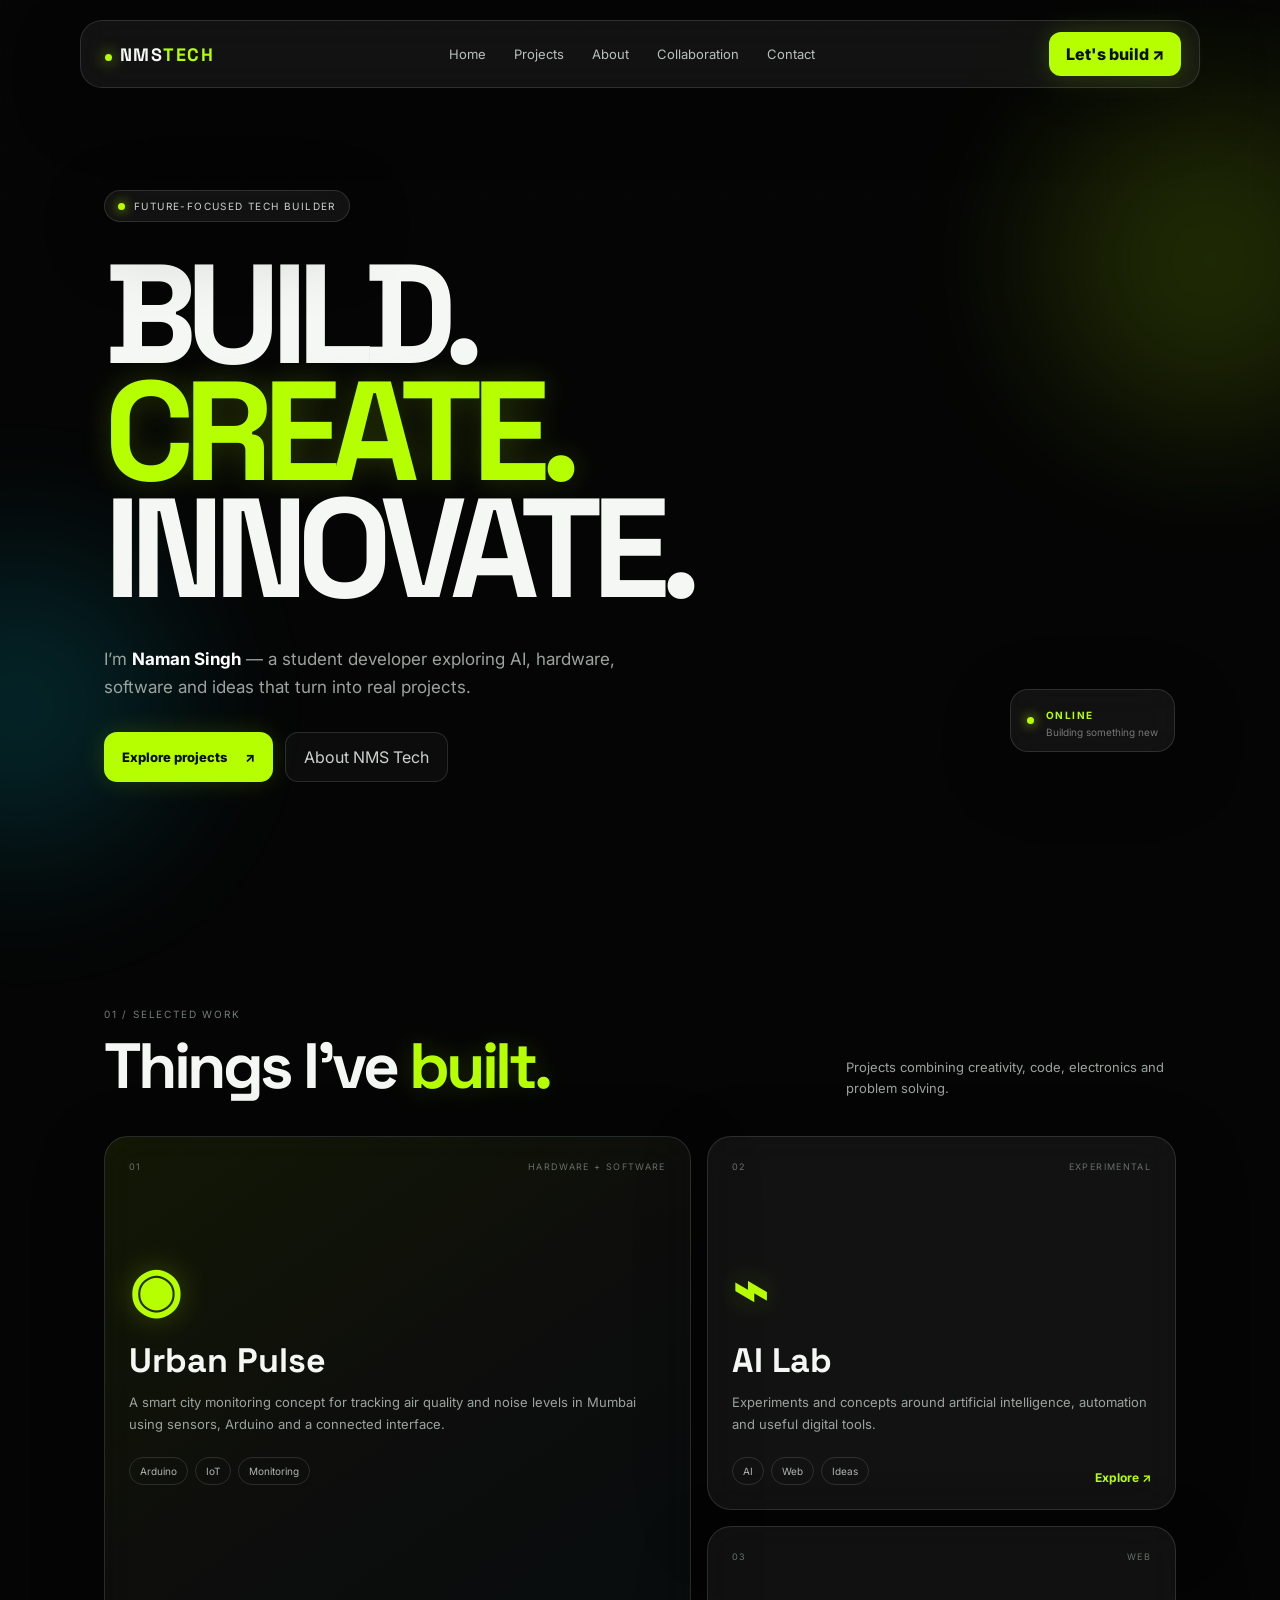
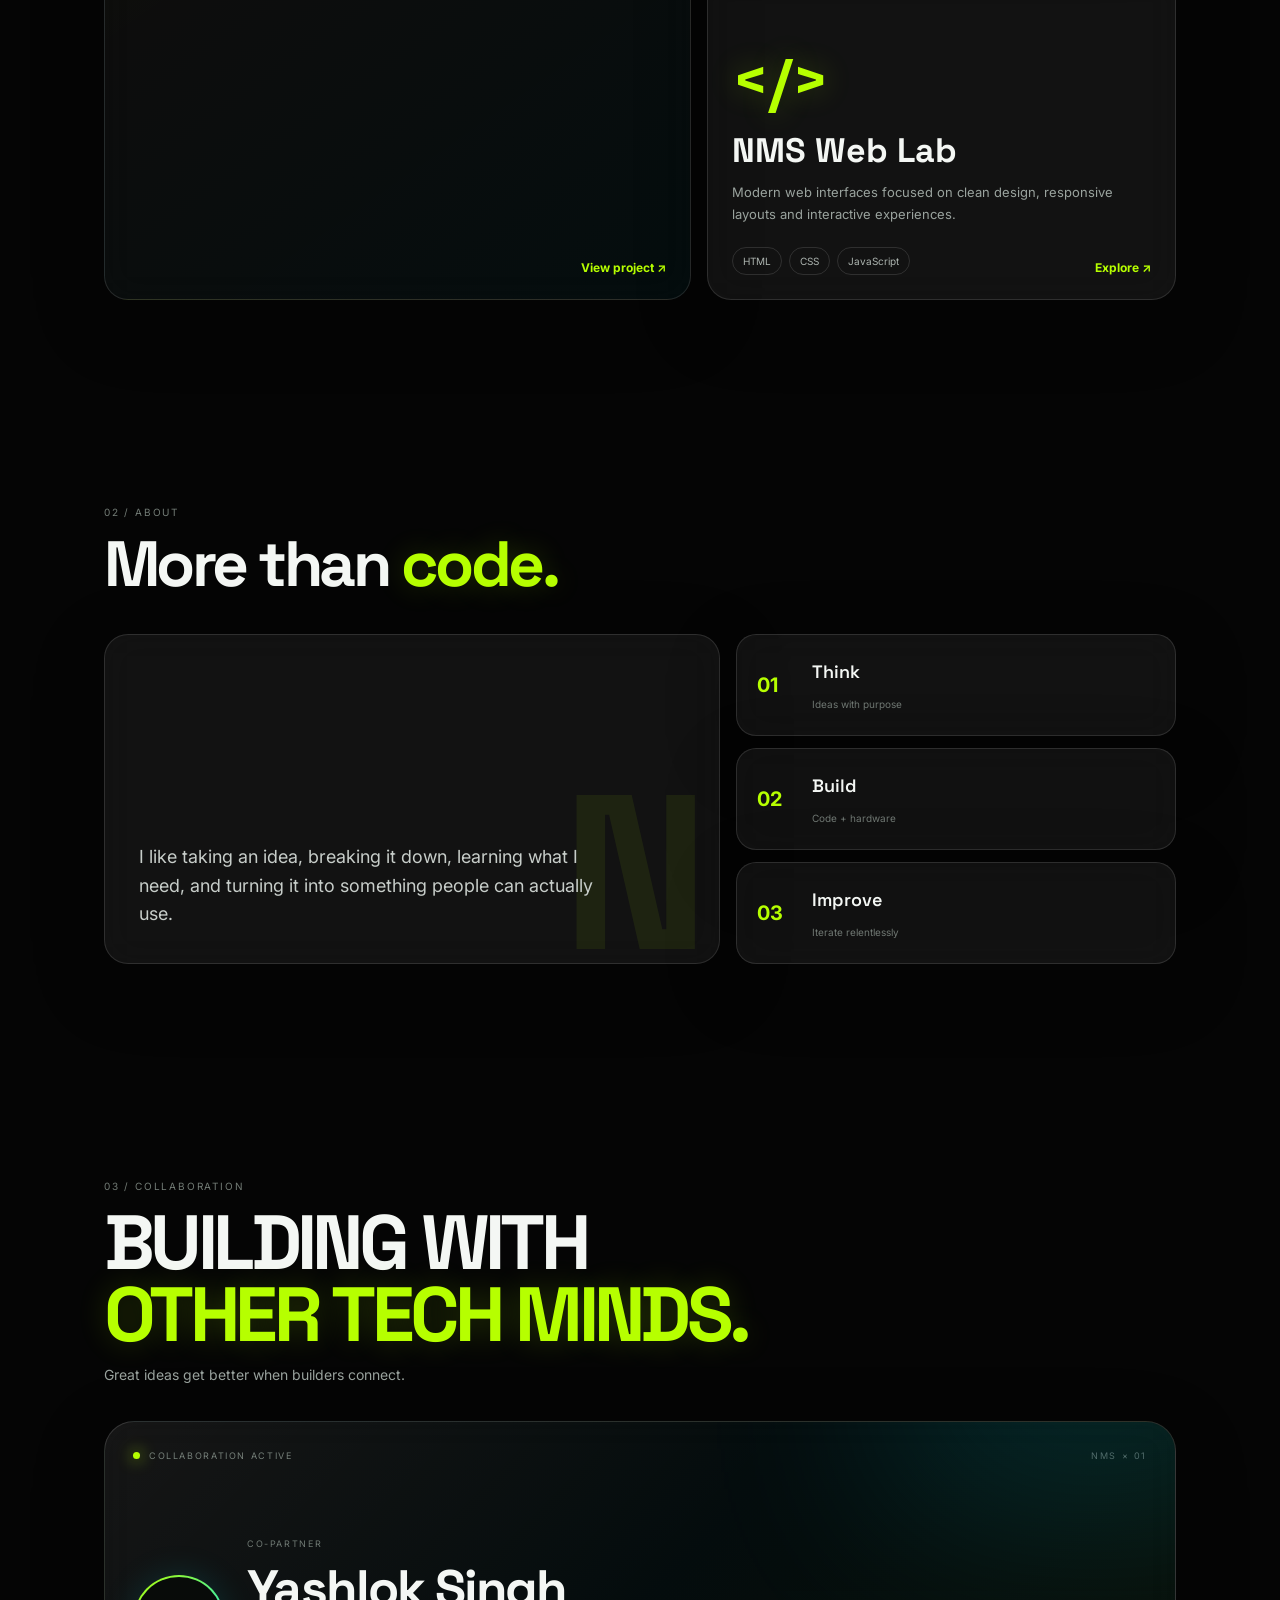
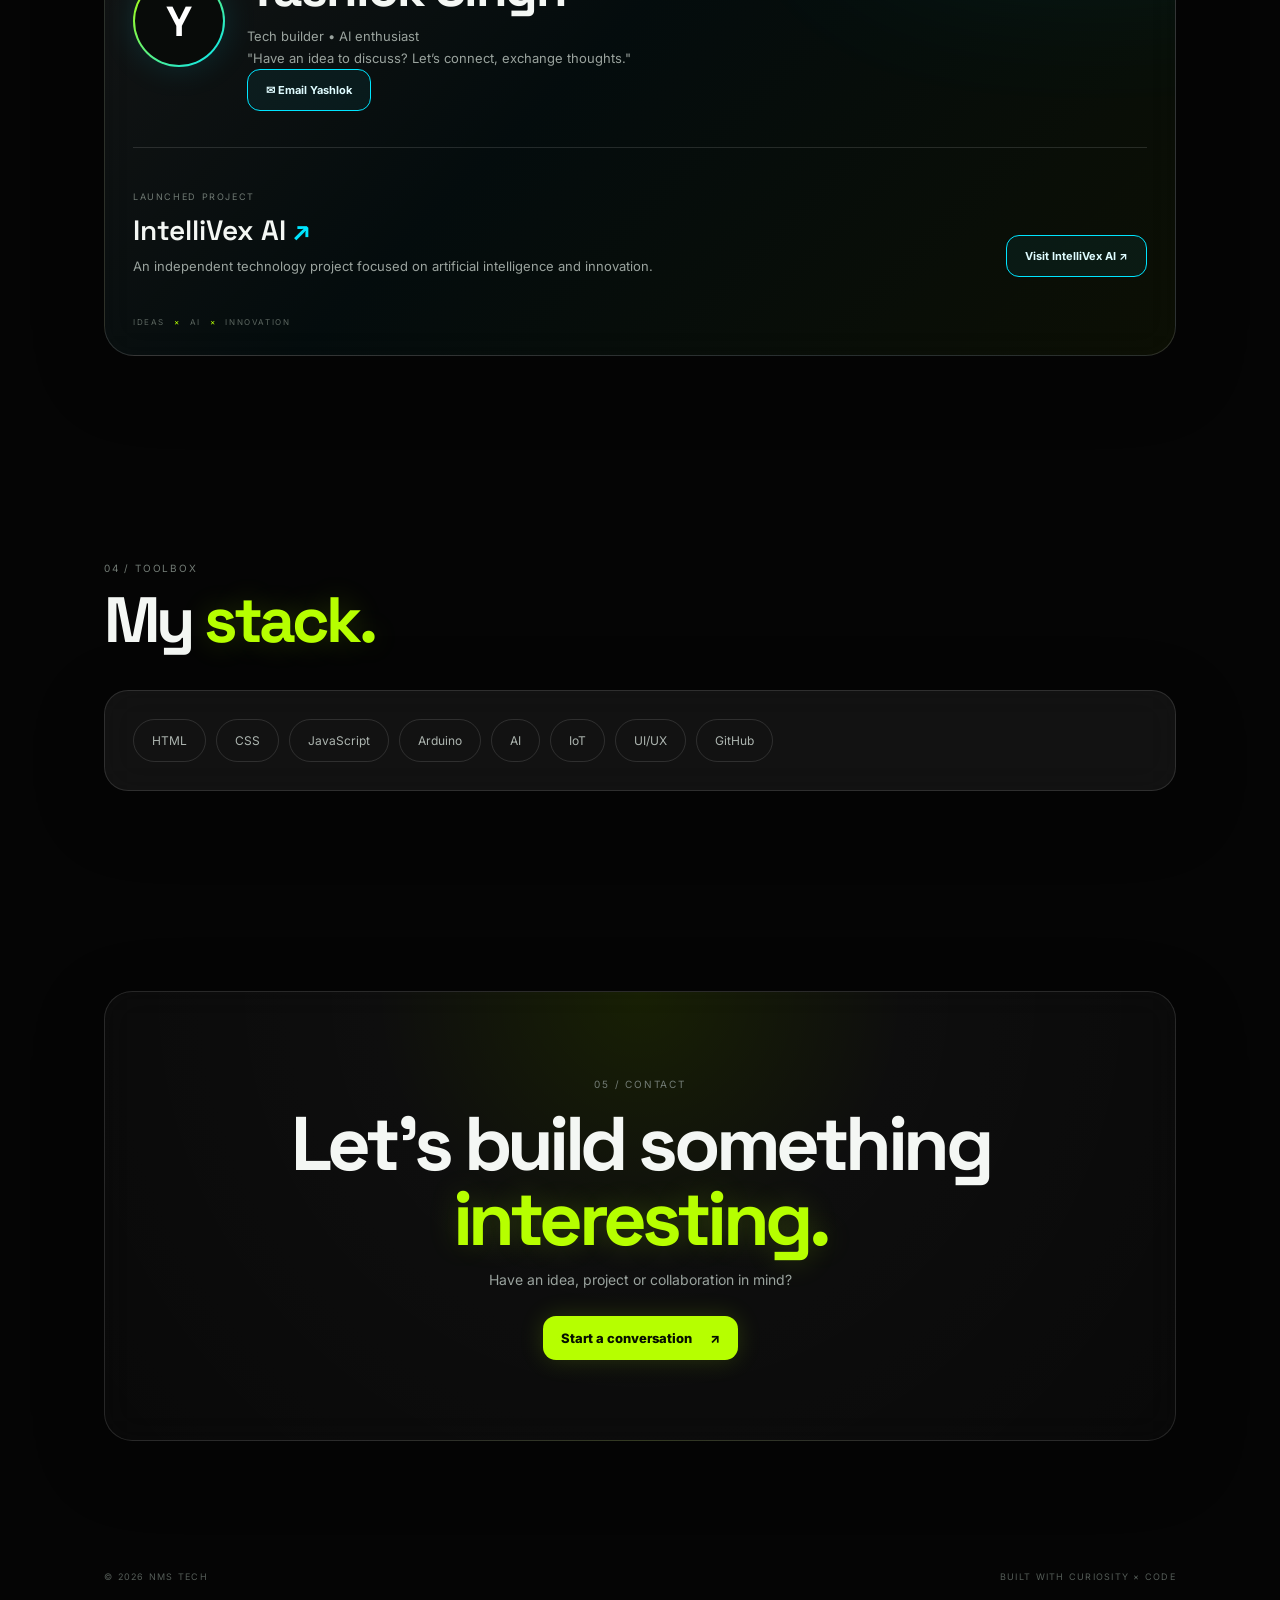
<file: index.html>
<!DOCTYPE html>
<html lang="en">
<head>
  <meta charset="UTF-8">
  <meta name="viewport" content="width=device-width, initial-scale=1.0">
  <meta name="description" content="NMS Tech — a futuristic portfolio by Naman Singh.">
  <meta name="theme-color" content="#050505">
  <title>NMS Tech — Build. Create. Innovate.</title>
  <link rel="icon" href="favicon.svg" type="image/svg+xml">
  <link rel="stylesheet" href="style.css">
</head>
<body>
  <div class="grid-bg"></div>
  <div class="orb orb-1"></div>
  <div class="orb orb-2"></div>

  <header class="nav glass">
    <a class="brand" href="#home"><span class="dot"></span>NMS<span>TECH</span></a>
    <nav>
      <a href="#home">Home</a>
      <a href="#work">Projects</a>
      <a href="#about">About</a>
      <a href="#collaboration">Collaboration</a>
      <a href="#contact">Contact</a>
    </nav>
    <a class="nav-btn" href="#contact">Let's build ↗</a>
  </header>

  <main>
    <section id="home" class="hero">
      <div class="eyebrow glass"><span class="pulse"></span> FUTURE-FOCUSED TECH BUILDER</div>
      <h1>BUILD.<br><span>CREATE.</span><br>INNOVATE.</h1>
      <p class="hero-copy">I’m <strong>Naman Singh</strong> — a student developer exploring AI, hardware, software and ideas that turn into real projects.</p>
      <div class="hero-actions">
        <a class="primary-btn" href="#work">Explore projects <span>↗</span></a>
        <a class="ghost-btn" href="#about">About NMS Tech</a>
      </div>
      <div class="status glass"><span class="pulse"></span><div><b>ONLINE</b><small>Building something new</small></div></div>
    </section>

    <section id="work" class="section">
      <div class="section-head">
        <div><span class="label">01 / SELECTED WORK</span><h2>Things I’ve <span>built.</span></h2></div>
        <p>Projects combining creativity, code, electronics and problem solving.</p>
      </div>

      <div class="projects">
        <article class="project-card featured glass">
          <div class="project-top"><span>01</span><span>HARDWARE + SOFTWARE</span></div>
          <div class="project-icon">◉</div>
          <h3>Urban Pulse</h3>
          <p>A smart city monitoring concept for tracking air quality and noise levels in Mumbai using sensors, Arduino and a connected interface.</p>
          <div class="tags"><span>Arduino</span><span>IoT</span><span>Monitoring</span></div>
          <a href="urban-pulse.html" class="card-link" target="_blank" rel="noopener">View project ↗</a>
        </article>

        <article class="project-card glass">
          <div class="project-top"><span>02</span><span>EXPERIMENTAL</span></div>
          <div class="project-icon">⌁</div>
          <h3>AI Lab</h3>
          <p>Experiments and concepts around artificial intelligence, automation and useful digital tools.</p>
          <div class="tags"><span>AI</span><span>Web</span><span>Ideas</span></div>
          <a href="ai-lab.html" class="card-link" target="_blank" rel="noopener">Explore ↗</a>
        </article>

        <article class="project-card glass">
          <div class="project-top"><span>03</span><span>WEB</span></div>
          <div class="project-icon">&lt;/&gt;</div>
          <h3>NMS Web Lab</h3>
          <p>Modern web interfaces focused on clean design, responsive layouts and interactive experiences.</p>
          <div class="tags"><span>HTML</span><span>CSS</span><span>JavaScript</span></div>
          <a href="nms-web-lab.html" class="card-link" target="_blank" rel="noopener">Explore ↗</a>
        </article>
      </div>
    </section>

    <section id="about" class="section about">
      <div class="section-head">
        <div><span class="label">02 / ABOUT</span><h2>More than <span>code.</span></h2></div>
      </div>
      <div class="about-grid">
        <div class="glass about-card big">
          <span class="big-mark">N</span>
          <p>I like taking an idea, breaking it down, learning what I need, and turning it into something people can actually use.</p>
        </div>
        <div class="stats">
          <div class="glass stat"><b>01</b><span>Think</span><small>Ideas with purpose</small></div>
          <div class="glass stat"><b>02</b><span>Build</span><small>Code + hardware</small></div>
          <div class="glass stat"><b>03</b><span>Improve</span><small>Iterate relentlessly</small></div>
        </div>
      </div>
    </section>

    <section id="collaboration" class="section collaboration">
      <div class="collab-heading">
        <span class="label">03 / COLLABORATION</span>
        <h2>BUILDING WITH<br><span>OTHER TECH MINDS.</span></h2>
        <p>Great ideas get better when builders connect.</p>
      </div>

      <div class="collab-card glass">
        <div class="collab-glow"></div>
        <div class="collab-top">
          <span class="live-dot"></span>
          <span>COLLABORATION ACTIVE</span>
          <span class="collab-number">NMS × 01</span>
        </div>

        <div class="collab-main">
          <div class="avatar-ring"><div class="avatar-letter">Y</div></div>
          <div>
            <span class="collab-label">CO-PARTNER</span>
            <h3>Yashlok Singh</h3>
            <p>Tech builder • AI enthusiast</p>
<p>"Have an idea to discuss? Let’s connect, exchange thoughts."</p><a class="collab-btn" href="mailto:yashloksingh56@gmail.com"subject=Let's%20Talk%20About%20Technology">
  ✉ Email Yashlok
</a>
          </div>
        </div>

        <div class="collab-divider"></div>

        <div class="collab-project">
          <div>
            <span class="collab-label">LAUNCHED PROJECT</span>
            <h4>IntelliVex AI <span>↗</span></h4>
            <p>An independent technology project focused on artificial intelligence and innovation.</p>
          </div>
         <a class="collab-btn"
   href="https://www.intellivexai.in/onboarding"
   target="_blank"
   rel="noopener noreferrer"
   aria-label="Visit IntelliVex AI">
   Visit IntelliVex AI ↗
</a>
        </div>

        <div class="collab-bottom">
          <span>IDEAS</span><i>×</i><span>AI</span><i>×</i><span>INNOVATION</span>
        </div>
      </div>
    </section>

    <section class="section tech">
      <div class="section-head">
        <div><span class="label">04 / TOOLBOX</span><h2>My <span>stack.</span></h2></div>
      </div>
      <div class="tech-cloud glass">
        <span>HTML</span><span>CSS</span><span>JavaScript</span><span>Arduino</span><span>AI</span><span>IoT</span><span>UI/UX</span><span>GitHub</span>
      </div>
    </section>

    <section id="contact" class="section contact">
      <div class="contact-box glass">
        <span class="label">05 / CONTACT</span>
        <h2>Let’s build something<br><span>interesting.</span></h2>
        <p>Have an idea, project or collaboration in mind?</p>
        <button class="primary-btn" id="openContact" type="button">Start a conversation <span>↗</span></button>
      </div>
    </section>
  </main>


  <dialog class="contact-modal" id="contactModal">
    <div class="modal-glow"></div>
    <button class="modal-close" id="closeContact" type="button" aria-label="Close">×</button>
    <span class="label">LET'S CONNECT</span>
    <h3>Choose how you want to <span>connect.</span></h3>
    <p>Reach out through WhatsApp or email.</p>

    <div class="contact-options">
      <a class="contact-option whatsapp" href="https://wa.me/YOUR_NUMBER" target="_blank" rel="noopener noreferrer">
        <div class="option-icon">⌁</div>
        <div><b>WhatsApp</b><small>Chat with me directly ↗</small></div>
      </a>
      <a class="contact-option email" href="mailto:namansinghms20@gmail.com">
        <div class="option-icon">@</div>
        <div><b>Email</b><small>Send me an email ↗</small></div>
      </a>
    </div>
    <small class="modal-note">Email: namansinghms20@gmail.com</small>
  </dialog>

  <footer>
    <span>© 2026 NMS TECH</span>
    <span>BUILT WITH CURIOSITY × CODE</span>
  </footer>

  <script src="script.js"></script>
</body>
</html>
</file>
<file: style.css>
@import url('https://fonts.googleapis.com/css2?family=Inter:wght@400;500;600;700;800;900&family=Space+Grotesk:wght@400;500;600;700&display=swap');

:root{--bg:#050505;--text:#f4f7f4;--muted:#9aa39e;--neon:#b6ff00;--cyan:#00e5ff;--glass:rgba(255,255,255,.055);--line:rgba(255,255,255,.12)}
*{box-sizing:border-box;margin:0;padding:0}
html{scroll-behavior:smooth}
body{font-family:Inter,sans-serif;background:var(--bg);color:var(--text);overflow-x:hidden}
a{color:inherit;text-decoration:none}
.grid-bg{position:fixed;inset:0;pointer-events:none;opacity:.32;background-image:linear-gradient(rgba(255,255,255,.035) 1px,transparent 1px),linear-gradient(90deg,rgba(255,255,255,.035) 1px,transparent 1px);background-size:48px 48px;mask-image:linear-gradient(to bottom,black,transparent 82%);z-index:-3}
.orb{position:fixed;border-radius:50%;filter:blur(80px);opacity:.15;pointer-events:none;z-index:-2}
.orb-1{width:340px;height:340px;background:var(--neon);top:10%;right:-100px}.orb-2{width:300px;height:300px;background:var(--cyan);bottom:5%;left:-130px}
.glass{background:var(--glass);border:1px solid var(--line);backdrop-filter:blur(18px);-webkit-backdrop-filter:blur(18px);box-shadow:0 20px 70px rgba(0,0,0,.25)}
.nav{position:fixed;top:20px;left:50%;transform:translateX(-50%);width:min(1120px,calc(100% - 32px));height:68px;border-radius:22px;display:flex;align-items:center;justify-content:space-between;padding:0 18px 0 24px;z-index:20}
.brand{font:800 18px "Space Grotesk";letter-spacing:.08em}.brand span{color:var(--neon)}.brand .dot{display:inline-block;width:7px;height:7px;background:var(--neon);border-radius:50%;margin-right:8px;box-shadow:0 0 15px var(--neon)}
nav{display:flex;gap:28px;color:#b9c0bc;font-size:13px}nav a:hover{color:white}
.nav-btn,.primary-btn{background:var(--neon);color:#071000;font-weight:800;border-radius:12px;padding:12px 17px;box-shadow:0 0 25px rgba(182,255,0,.16);transition:.25s}.nav-btn:hover,.primary-btn:hover{transform:translateY(-2px);box-shadow:0 0 35px rgba(182,255,0,.35)}
.hero{min-height:900px;max-width:1120px;margin:auto;padding:190px 24px 120px;position:relative}
.eyebrow{display:inline-flex;align-items:center;gap:9px;padding:9px 13px;border-radius:999px;font-size:10px;letter-spacing:.14em;color:#cbd3ce}
.pulse{width:7px;height:7px;background:var(--neon);border-radius:50%;box-shadow:0 0 12px var(--neon);animation:pulse 1.5s infinite}
@keyframes pulse{50%{opacity:.3;transform:scale(.7)}}
h1{font:900 clamp(68px,11vw,150px)/.83 "Space Grotesk";letter-spacing:-.075em;margin:34px 0 38px;max-width:950px}
h1 span,h2 span{color:var(--neon);text-shadow:0 0 30px rgba(182,255,0,.2)}
.hero-copy{max-width:570px;color:var(--muted);font-size:17px;line-height:1.7}.hero-copy strong{color:white}
.hero-actions{display:flex;gap:12px;margin-top:30px;flex-wrap:wrap}.primary-btn,.ghost-btn{display:inline-flex;align-items:center;gap:18px;padding:14px 18px;border-radius:13px}.ghost-btn{border:1px solid var(--line);color:#cbd1cd;background:rgba(255,255,255,.03)}
.status{position:absolute;right:25px;bottom:150px;border-radius:18px;padding:13px 16px;display:flex;align-items:center;gap:12px}.status b{font-size:10px;color:var(--neon);letter-spacing:.14em}.status small{display:block;color:#777;font-size:10px;margin-top:3px}
.section{max-width:1120px;margin:auto;padding:100px 24px}.section-head{display:flex;justify-content:space-between;align-items:end;gap:30px;margin-bottom:38px}.label{font-size:10px;letter-spacing:.18em;color:#737c76}.section h2{font:700 clamp(38px,5vw,68px)/1 "Space Grotesk";letter-spacing:-.055em;margin-top:12px}.section-head>p{max-width:330px;color:var(--muted);line-height:1.6;font-size:13px}
.projects{display:grid;grid-template-columns:1.25fr 1fr;gap:16px}.project-card{min-height:330px;border-radius:24px;padding:24px;position:relative;overflow:hidden;transition:.3s}.project-card:hover{transform:translateY(-6px);border-color:rgba(182,255,0,.35)}.featured{grid-row:span 2;min-height:676px;background:linear-gradient(145deg,rgba(182,255,0,.08),rgba(255,255,255,.035) 45%,rgba(0,229,255,.04))}
.project-top{display:flex;justify-content:space-between;color:#66706a;font-size:9px;letter-spacing:.15em}.project-icon{font:700 60px "Space Grotesk";color:var(--neon);text-shadow:0 0 30px rgba(182,255,0,.25);margin-top:80px}.project-card h3{font:700 34px "Space Grotesk";margin:10px 0}.project-card p{color:var(--muted);font-size:13px;line-height:1.65;max-width:520px}.tags{display:flex;gap:7px;flex-wrap:wrap;margin-top:22px}.tags span,.tech-cloud span{font-size:10px;border:1px solid var(--line);padding:7px 10px;border-radius:999px;color:#adb5b0}.card-link{position:absolute;bottom:24px;right:24px;color:var(--neon);font-size:12px;font-weight:700}
.about-grid{display:grid;grid-template-columns:1.4fr 1fr;gap:16px}.about-card{border-radius:24px;padding:34px;min-height:330px;position:relative;overflow:hidden}.big-mark{font:900 220px "Space Grotesk";color:rgba(182,255,0,.07);position:absolute;right:10px;bottom:-50px}.about-card p{position:absolute;left:34px;bottom:34px;max-width:480px;font-size:18px;line-height:1.6;color:#c7cdc9}.stats{display:grid;gap:12px}.stat{border-radius:20px;padding:20px;display:grid;grid-template-columns:55px 1fr;align-items:center}.stat b{grid-row:span 2;color:var(--neon);font-size:20px}.stat span{font:600 18px "Space Grotesk"}.stat small{color:#707873;font-size:10px;margin-top:4px}
.tech-cloud{border-radius:24px;padding:28px;display:flex;gap:10px;flex-wrap:wrap}.tech-cloud span{padding:13px 18px;font-size:12px}
.contact-box{border-radius:28px;text-align:center;padding:80px 25px;background:radial-gradient(circle at 50% 0%,rgba(182,255,0,.11),rgba(255,255,255,.04) 38%,rgba(255,255,255,.02))}
.contact-box h2{font:700 clamp(42px,6vw,76px)/.98 "Space Grotesk";letter-spacing:-.06em;margin:15px 0}.contact-box p{color:var(--muted);margin-bottom:28px;font-size:14px}
footer{max-width:1120px;margin:auto;padding:30px 24px 45px;display:flex;justify-content:space-between;color:#555d58;font-size:9px;letter-spacing:.14em}
@media(max-width:760px){nav{display:none}.nav{height:60px}.nav-btn{padding:10px 12px;font-size:11px}.hero{min-height:780px;padding-top:155px}.status{position:relative;right:auto;bottom:auto;margin-top:55px;width:max-content}h1{font-size:68px}.section-head{display:block}.section-head>p{margin-top:18px}.projects,.about-grid{grid-template-columns:1fr}.featured{grid-row:auto;min-height:480px}.project-card{min-height:300px}.about-card{min-height:300px}.contact-box{padding:60px 18px}footer{gap:20px;flex-direction:column}}

.collab-grid{display:grid;grid-template-columns:1.1fr 1fr;gap:16px}.collab-card{min-height:300px;border-radius:24px;padding:28px;position:relative;overflow:hidden;transition:.3s}.collab-card:hover{transform:translateY(-6px);border-color:rgba(182,255,0,.35)}.collab-card.highlight{background:linear-gradient(145deg,rgba(182,255,0,.08),rgba(255,255,255,.035))}.collab-badge{font-size:9px;letter-spacing:.16em;color:var(--neon);margin-bottom:85px}.collab-card h3{font:700 32px "Space Grotesk";margin-bottom:10px}.collab-card p{color:var(--muted);font-size:13px;line-height:1.65;max-width:540px}.collab-tags{display:flex;gap:7px;margin-top:20px}.collab-tags span{font-size:10px;border:1px solid var(--line);padding:7px 10px;border-radius:999px;color:#adb5b0}.collab-icon{font:700 64px "Space Grotesk";color:var(--neon);margin-bottom:45px;text-shadow:0 0 30px rgba(182,255,0,.25)}
@media(max-width:760px){.collab-grid{grid-template-columns:1fr}.collab-card{min-height:280px}}

/* Collaboration — premium glassmorphism */
.collaboration{position:relative;padding-top:110px}
.collab-heading{margin-bottom:38px}
.collab-heading h2{font:700 clamp(42px,6vw,78px)/.94 "Space Grotesk";letter-spacing:-.06em;margin-top:12px}
.collab-heading p{color:var(--muted);margin-top:16px;font-size:14px}
.collab-card{position:relative;overflow:hidden;border-radius:30px;padding:28px;background:linear-gradient(135deg,rgba(255,255,255,.07),rgba(0,229,255,.035) 45%,rgba(182,255,0,.045));border-color:rgba(255,255,255,.14)}
.collab-glow{position:absolute;width:420px;height:260px;right:-130px;top:-160px;background:var(--cyan);filter:blur(100px);opacity:.12;pointer-events:none}
.collab-top{display:flex;align-items:center;gap:9px;color:#77817b;font-size:9px;letter-spacing:.18em}
.live-dot{width:7px;height:7px;border-radius:50%;background:var(--neon);box-shadow:0 0 16px var(--neon);animation:pulse 1.5s infinite}
.collab-number{margin-left:auto;color:#59615d}
.collab-main{display:flex;align-items:center;gap:22px;margin-top:70px}
.avatar-ring{width:92px;height:92px;border-radius:50%;padding:2px;background:linear-gradient(135deg,var(--neon),var(--cyan));box-shadow:0 0 35px rgba(0,229,255,.13)}
.avatar-letter{width:100%;height:100%;display:grid;place-items:center;border-radius:50%;background:#080b09;font:800 42px "Space Grotesk";color:white}
.collab-label{font-size:9px;letter-spacing:.18em;color:#707a74}
.collab-main h3{font:700 clamp(32px,4vw,52px) "Space Grotesk";letter-spacing:-.04em;margin:5px 0}
.collab-main p,.collab-project p{color:var(--muted);font-size:13px}
.collab-divider{height:1px;background:var(--line);margin:36px 0}
.collab-project{display:flex;justify-content:space-between;align-items:end;gap:30px}
.collab-project h4{font:600 28px "Space Grotesk";margin:8px 0}.collab-project h4 span{color:var(--cyan)}
.collab-project p{max-width:560px;line-height:1.6}
/* FUTURISTIC NEON COLLAB BUTTON */
.collab-btn{
  position:relative;
  display:inline-flex;
  align-items:center;
  justify-content:center;
  gap:8px;
  white-space:nowrap;
  padding:13px 18px;
  border:1px solid var(--cyan);
  border-radius:13px;
  background:rgba(0,229,255,.055);
  color:#dffcff;
  font-size:11px;
  font-weight:700;
  text-decoration:none;
  overflow:hidden;
  isolation:isolate;
  transition:transform .3s ease,color .3s ease,background .3s ease,box-shadow .3s ease;
}

.collab-btn::before{
  content:"";
  position:absolute;
  top:0;
  left:-130%;
  width:70%;
  height:100%;
  background:linear-gradient(90deg,transparent,rgba(255,255,255,.5),transparent);
  transform:skewX(-25deg);
  transition:left .65s ease;
  z-index:-1;
}

.collab-btn:hover{
  color:#fff;
  background:rgba(0,229,255,.14);
  transform:translateY(-4px) scale(1.03);
  border-color:var(--cyan);
  box-shadow:0 0 8px var(--cyan),0 0 18px var(--cyan),0 0 35px rgba(0,229,255,.65),inset 0 0 18px rgba(0,229,255,.12);
  animation:collabNeonPulse 1.4s infinite alternate;
}

.collab-btn:hover::before{left:150%;}

@keyframes collabNeonPulse{
  from{box-shadow:0 0 8px var(--cyan),0 0 18px rgba(0,229,255,.45);}
  to{box-shadow:0 0 12px var(--cyan),0 0 28px var(--cyan),0 0 48px rgba(0,229,255,.75);}
}

.collab-btn:active{transform:translateY(-1px) scale(.97);}
.collab-bottom{display:flex;gap:9px;align-items:center;margin-top:40px;color:#5d6761;font-size:8px;letter-spacing:.2em}
.collab-bottom i{color:var(--neon);font-style:normal}
@media(max-width:760px){.collab-main{margin-top:48px}.collab-project{align-items:flex-start;flex-direction:column}.collab-btn{width:100%;text-align:center}.collab-card{padding:22px}}

/* Contact dialog — futuristic tech HUD */
.primary-btn{border:0;font:800 13px Inter,sans-serif;cursor:pointer}
.contact-modal{width:min(560px,calc(100% - 28px));border:1px solid rgba(0,229,255,.28);border-radius:24px;padding:0;background:linear-gradient(145deg,rgba(9,14,15,.97),rgba(5,8,9,.94));color:var(--text);backdrop-filter:blur(30px);-webkit-backdrop-filter:blur(30px);box-shadow:0 35px 120px rgba(0,0,0,.8),0 0 60px rgba(0,229,255,.08),inset 0 0 40px rgba(0,229,255,.025);position:fixed;inset:0;margin:auto;overflow:hidden}
.contact-modal::before{content:"";position:absolute;inset:0;background:linear-gradient(rgba(0,229,255,.035) 1px,transparent 1px),linear-gradient(90deg,rgba(0,229,255,.035) 1px,transparent 1px);background-size:24px 24px;mask-image:linear-gradient(to bottom,black,transparent 85%);pointer-events:none}
.contact-modal::after{content:"";position:absolute;left:0;right:0;top:0;height:1px;background:linear-gradient(90deg,transparent,var(--cyan),var(--neon),transparent);box-shadow:0 0 18px rgba(0,229,255,.55)}
.contact-modal::backdrop{background:rgba(0,2,3,.78);backdrop-filter:blur(8px)}
.contact-modal[open]{animation:modalIn .24s cubic-bezier(.2,.8,.2,1)}
@keyframes modalIn{from{opacity:0;transform:translateY(18px) scale(.96)}to{opacity:1;transform:none}}
.modal-glow{position:absolute;width:280px;height:180px;right:-90px;top:-100px;background:var(--cyan);filter:blur(85px);opacity:.14;pointer-events:none}
.modal-close{position:absolute;right:18px;top:17px;z-index:3;border:1px solid rgba(255,255,255,.12);background:rgba(255,255,255,.035);color:#7f8b87;width:36px;height:36px;border-radius:10px;font-size:21px;line-height:1;cursor:pointer;transition:.2s}
.modal-close:hover{color:white;border-color:var(--cyan);box-shadow:0 0 20px rgba(0,229,255,.15);transform:rotate(90deg)}
.contact-modal> .label,.contact-modal>h3,.contact-modal>p,.contact-options,.modal-note{position:relative;z-index:1}
.contact-modal>.label{display:block;padding:28px 32px 0;color:var(--cyan);font-size:9px;letter-spacing:.22em}
.contact-modal>.label::before{content:"●  SECURE CHANNEL";color:var(--neon);margin-right:14px}
.contact-modal h3{font:700 38px/1.02 "Space Grotesk";letter-spacing:-.05em;margin:14px 72px 10px 32px}
.contact-modal h3 span{color:var(--neon);text-shadow:0 0 22px rgba(182,255,0,.2)}
.contact-modal>p{color:#7f8b87;font-size:12px;margin:0 32px 25px}
.contact-options{display:grid;gap:10px;padding:0 32px}
.contact-option{display:flex;align-items:center;gap:15px;padding:14px;border:1px solid rgba(255,255,255,.09);border-radius:16px;background:linear-gradient(90deg,rgba(255,255,255,.045),rgba(0,229,255,.018));transition:.25s;position:relative;overflow:hidden}
.contact-option::after{content:"↗";position:absolute;right:18px;color:#52605b;font-size:14px;transition:.2s}
.contact-option:hover{transform:translateX(4px);border-color:rgba(0,229,255,.42);background:linear-gradient(90deg,rgba(0,229,255,.07),rgba(182,255,0,.025));box-shadow:0 0 28px rgba(0,229,255,.07)}
.contact-option:hover::after{color:var(--cyan);transform:translate(2px,-2px)}
.contact-option.whatsapp:hover{border-color:rgba(182,255,0,.38)}
.option-icon{width:44px;height:44px;display:grid;place-items:center;border-radius:12px;background:rgba(182,255,0,.07);color:var(--neon);font:700 20px "Space Grotesk";border:1px solid rgba(182,255,0,.13);box-shadow:inset 0 0 18px rgba(182,255,0,.04)}
.email .option-icon{background:rgba(0,229,255,.07);color:var(--cyan);border-color:rgba(0,229,255,.14)}
.contact-option b{display:block;font:600 15px "Space Grotesk";letter-spacing:.01em}.contact-option small{display:block;color:#66716c;font-size:9px;margin-top:4px;letter-spacing:.04em}
.modal-note{display:flex;align-items:center;gap:9px;color:#46524d;font-size:8px;margin:24px 32px 26px;letter-spacing:.12em;text-transform:uppercase}
.modal-note::before{content:"";width:6px;height:6px;border-radius:50%;background:var(--neon);box-shadow:0 0 10px var(--neon)}
@media(max-width:760px){.contact-modal>.label{padding:24px 22px 0}.contact-modal h3{font-size:30px;margin-left:22px;margin-right:55px}.contact-modal>p{margin-left:22px;margin-right:22px}.contact-options{padding:0 22px}.modal-note{margin-left:22px;margin-right:22px}.modal-close{right:14px;top:13px}}
</file>
